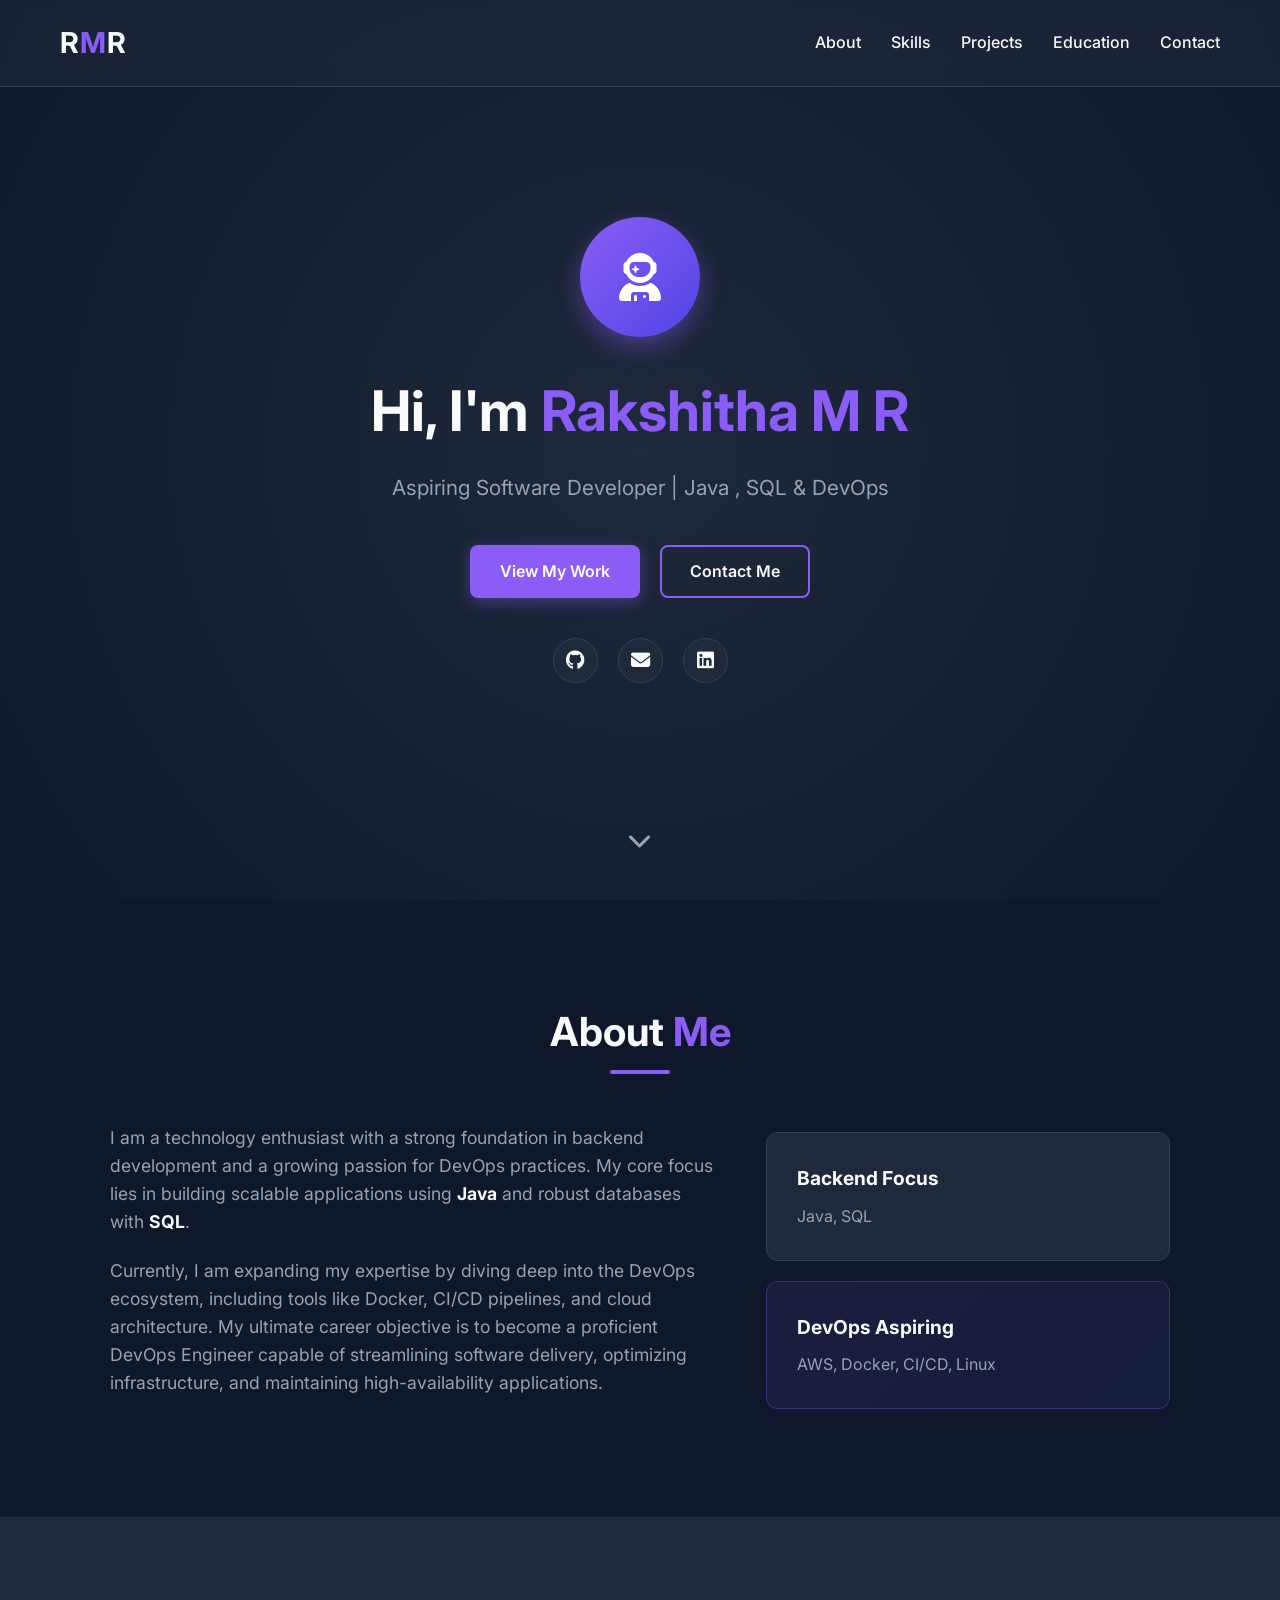
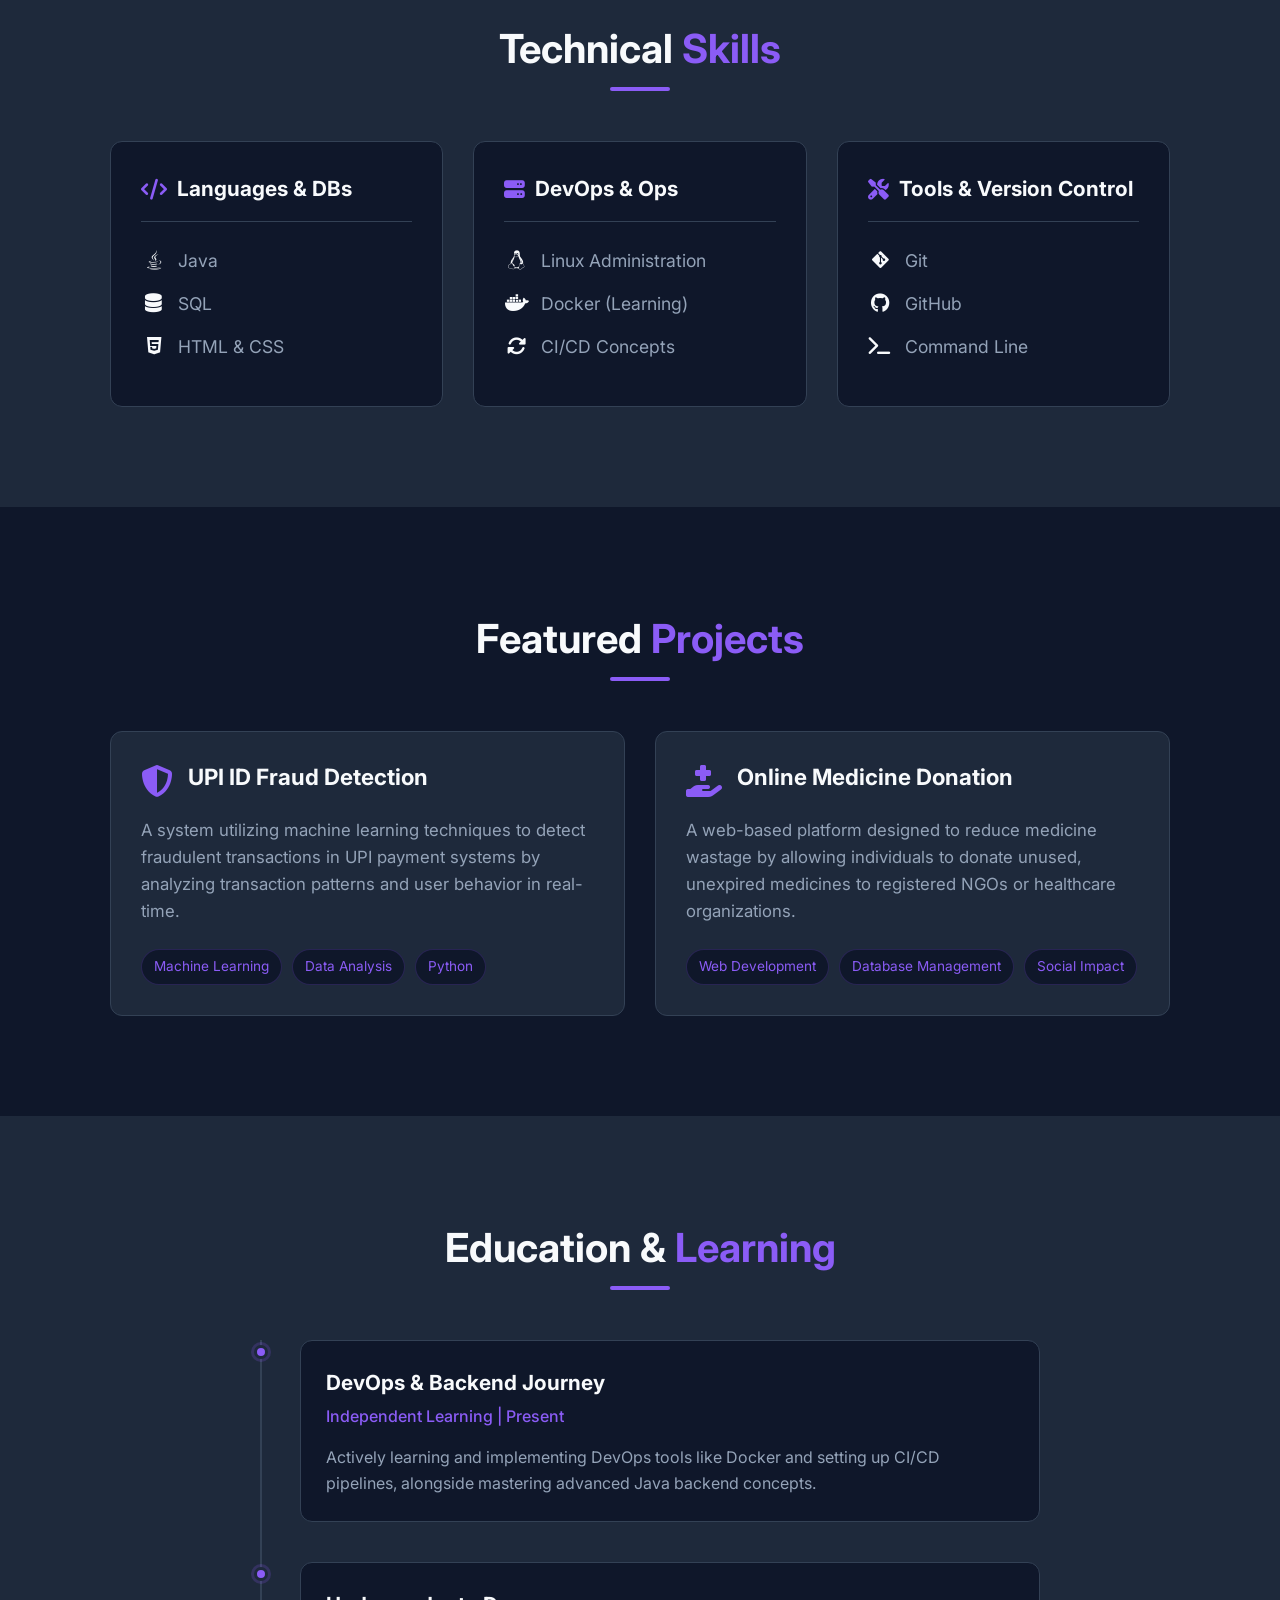
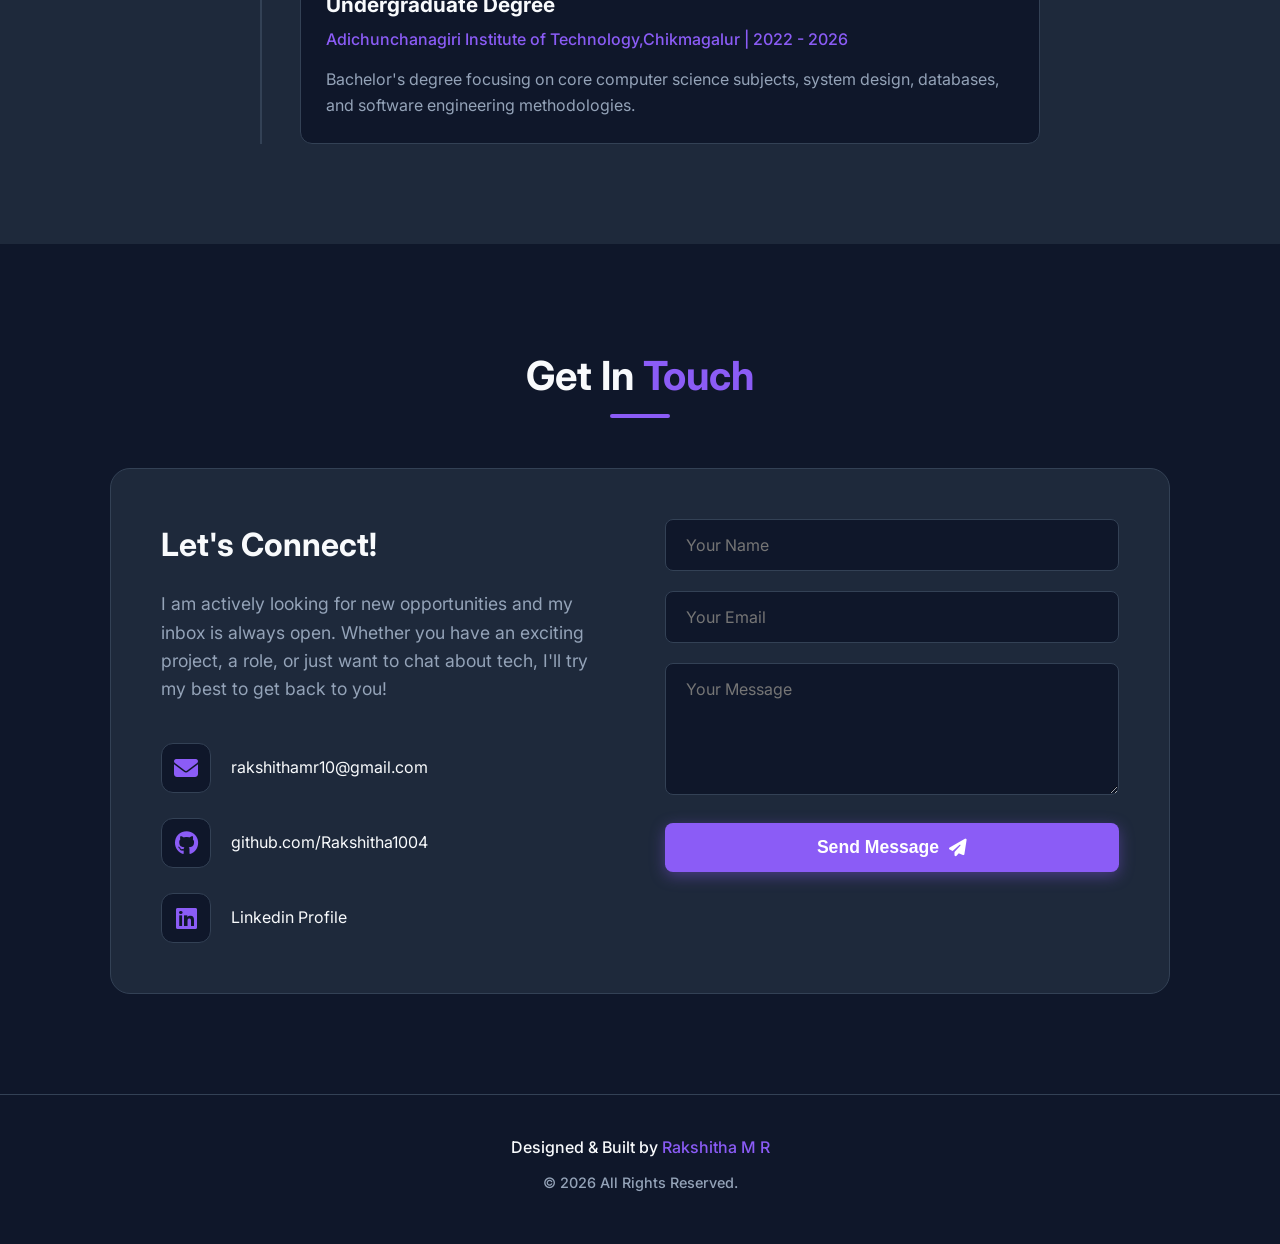
<file: index.html>
<!DOCTYPE html>
<html lang="en">

<head>
    <meta charset="UTF-8">
    <meta name="viewport" content="width=device-width, initial-scale=1.0">
    <title>Rakshitha M R | Portfolio</title>
    <meta name="description" content="Portfolio of Rakshitha M R - DevOps Engineer | Java & SQL Developer">
    <!-- Google Fonts: Inter -->
    <link rel="preconnect" href="https://fonts.googleapis.com">
    <link rel="preconnect" href="https://fonts.gstatic.com" crossorigin>
    <link href="https://fonts.googleapis.com/css2?family=Inter:wght@300;400;500;600;700&display=swap" rel="stylesheet">
    <!-- FontAwesome -->
    <link rel="stylesheet" href="https://cdnjs.cloudflare.com/ajax/libs/font-awesome/6.4.0/css/all.min.css">
    <link rel="stylesheet" href="style.css">
</head>

<body>

    <!-- Navigation -->
    <nav class="navbar">
        <div class="nav-content">
            <a href="#" class="logo">R<span>M</span>R</a>
            <ul class="nav-links">
                <li><a href="#about">About</a></li>
                <li><a href="#skills">Skills</a></li>
                <li><a href="#projects">Projects</a></li>
                <li><a href="#education">Education</a></li>
                <li><a href="#contact">Contact</a></li>
            </ul>
            <div class="hamburger">
                <i class="fas fa-bars"></i>
            </div>
        </div>
    </nav>

    <!-- Hero Section -->
    <header id="hero" class="hero">
        <div class="hero-content">
            <div class="profile-img-placeholder">
                <i class="fas fa-user-astronaut"></i>
            </div>
            <h1 class="animate-up">Hi, I'm <span class="highlight">Rakshitha M R</span></h1>
            <p class="subtitle animate-up delay-1">Aspiring Software Developer | Java , SQL & DevOps </p>
            <div class="cta-buttons animate-up delay-2">
                <a href="#projects" class="btn btn-primary">View My Work</a>
                <a href="#contact" class="btn btn-secondary">Contact Me</a>
            </div>
            <div class="social-links animate-up delay-3">
                <a href="https://github.com/Rakshitha1004" target="_blank" rel="noopener"><i
                        class="fab fa-github"></i></a>
                <a href="mailto:rakshithamr10@gmail.com"><i class="fas fa-envelope"></i></a>
                <a href="https://www.linkedin.com/in/rakshitha-m-r-a49ba729b/" target="_blank" rel="noopener"><i class="fab fa-linkedin"></i></a>
            </div>
        </div>
        <div class="scroll-indicator">
            <a href="#about"><i class="fas fa-chevron-down"></i></a>
        </div>
    </header>

    <!-- About Section -->
    <section id="about" class="section">
        <div class="container">
            <div class="section-header">
                <h2>About <span class="highlight">Me</span></h2>
            </div>
            <div class="about-content">
                <div class="about-text">
                    <p>
                        I am a technology enthusiast with a strong foundation in backend development and a growing
                        passion for DevOps practices. My core focus lies in building scalable applications using
                        <strong>Java</strong> and robust databases with <strong>SQL</strong>.
                    </p>
                    <p>
                        Currently, I am expanding my expertise by diving deep into the DevOps ecosystem, including tools
                        like Docker, CI/CD pipelines, and cloud architecture. My ultimate career objective is to become
                        a proficient DevOps Engineer capable of streamlining software delivery, optimizing
                        infrastructure, and maintaining high-availability applications.
                    </p>
                </div>
                <div class="about-stats">
                    <div class="stat-box">
                        <h3>Backend Focus</h3>
                        <p>Java, SQL</p>
                    </div>
                    <div class="stat-box highlight-box">
                        <h3>DevOps Aspiring</h3>
                        <p>AWS, Docker, CI/CD, Linux</p>
                    </div>
                </div>
            </div>
        </div>
    </section>

    <!-- Skills Section -->
    <section id="skills" class="section bg-alt">
        <div class="container">
            <div class="section-header">
                <h2>Technical <span class="highlight">Skills</span></h2>
            </div>
            <div class="skills-grid">

                <div class="skill-category">
                    <h3><i class="fas fa-code"></i> Languages & DBs</h3>
                    <ul class="skill-list">
                        <li><i class="fab fa-java"></i> Java</li>
                        <li><i class="fas fa-database"></i> SQL</li>
                        <li><i class="fab fa-html5"></i> HTML & CSS</li>
                    </ul>
                </div>

                <div class="skill-category">
                    <h3><i class="fas fa-server"></i> DevOps & Ops</h3>
                    <ul class="skill-list">
                        <li><i class="fab fa-linux"></i> Linux Administration</li>
                        <li><i class="fab fa-docker"></i> Docker (Learning)</li>
                        <li><i class="fas fa-sync-alt"></i> CI/CD Concepts</li>
                    </ul>
                </div>

                <div class="skill-category">
                    <h3><i class="fas fa-tools"></i> Tools & Version Control</h3>
                    <ul class="skill-list">
                        <li><i class="fab fa-git-alt"></i> Git</li>
                        <li><i class="fab fa-github"></i> GitHub</li>
                        <li><i class="fas fa-terminal"></i> Command Line</li>
                    </ul>
                </div>

            </div>
        </div>
    </section>

    <!-- Projects Section -->
    <section id="projects" class="section">
        <div class="container">
            <div class="section-header">
                <h2>Featured <span class="highlight">Projects</span></h2>
            </div>
            <div class="projects-grid">

                <!-- Project 1 -->
                <div class="project-card">
                    <div class="project-content">
                        <div class="project-header">
                            <i class="fas fa-shield-alt project-icon"></i>
                            <h3>UPI ID Fraud Detection</h3>
                        </div>
                        <p class="project-desc">A system utilizing machine learning techniques to detect fraudulent
                            transactions in UPI payment systems by analyzing transaction patterns and user behavior in
                            real-time.</p>
                        <div class="project-tech">
                            <span>Machine Learning</span>
                            <span>Data Analysis</span>
                            <span>Python</span>
                        </div>
                    </div>
                </div>

                <!-- Project 2 -->
                <div class="project-card">
                    <div class="project-content">
                        <div class="project-header">
                            <i class="fas fa-hand-holding-medical project-icon"></i>
                            <h3>Online Medicine Donation</h3>
                        </div>
                        <p class="project-desc">A web-based platform designed to reduce medicine wastage by allowing
                            individuals to donate unused, unexpired medicines to registered NGOs or healthcare
                            organizations.</p>
                        <div class="project-tech">
                            <span>Web Development</span>
                            <span>Database Management</span>
                            <span>Social Impact</span>
                        </div>
                    </div>
                </div>

            </div>
        </div>
    </section>

    <!-- Education Section -->
    <section id="education" class="section bg-alt">
        <div class="container">
            <div class="section-header">
                <h2>Education & <span class="highlight">Learning</span></h2>
            </div>
            <div class="timeline">

                <div class="timeline-item">
                    <div class="timeline-dot"></div>
                    <div class="timeline-content">
                        <h3>DevOps & Backend Journey</h3>
                        <h4 class="timeline-subtitle">Independent Learning | Present</h4>
                        <p>Actively learning and implementing DevOps tools like Docker and setting up CI/CD pipelines,
                            alongside mastering advanced Java backend concepts.</p>
                    </div>
                </div>

                <div class="timeline-item">
                    <div class="timeline-dot"></div>
                    <div class="timeline-content">
                        <h3>Undergraduate Degree</h3>
                        <h4 class="timeline-subtitle">Adichunchanagiri Institute of Technology,Chikmagalur | 2022 - 2026</h4>
                        <p>Bachelor's degree focusing on core computer science subjects, system design, databases, and
                            software engineering methodologies.</p> <!-- Placeholder, user can edit -->
                    </div>
                </div>

            </div>
        </div>
    </section>

    <!-- Contact Section -->
    <section id="contact" class="section">
        <div class="container">
            <div class="section-header">
                <h2>Get In <span class="highlight">Touch</span></h2>
            </div>
            <div class="contact-container">
                <div class="contact-info">
                    <h3>Let's Connect!</h3>
                    <p>I am actively looking for new opportunities and my inbox is always open. Whether you have an
                        exciting project, a role, or just want to chat about tech, I'll try my best to get back to you!
                    </p>

                    <div class="contact-links">
                        <a href="mailto:rakshithamr10@gmail.com" class="contact-item">
                            <div class="contact-icon"><i class="fas fa-envelope"></i></div>
                            <span>rakshithamr10@gmail.com</span>
                        </a>
                        <a href="https://github.com/Rakshitha1004" target="_blank" rel="noopener" class="contact-item">
                            <div class="contact-icon"><i class="fab fa-github"></i></div>
                            <span>github.com/Rakshitha1004</span>
                        </a>
                        <a href="#" class="contact-item">
                            <div class="contact-icon"><i class="fab fa-linkedin"></i></div>
                            <span>Linkedin Profile</span>
                        </a>
                    </div>
                </div>

                <form class="contact-form"
                    onsubmit="event.preventDefault(); alert('In a real environment, this would send an email. For now, thank you for reaching out!');">
                    <div class="form-group">
                        <input type="text" id="name" placeholder="Your Name" required>
                    </div>
                    <div class="form-group">
                        <input type="email" id="email" placeholder="Your Email" required>
                    </div>
                    <div class="form-group">
                        <textarea id="message" rows="5" placeholder="Your Message" required></textarea>
                    </div>
                    <button type="submit" class="btn btn-primary submit-btn">Send Message <i
                            class="fas fa-paper-plane"></i></button>
                </form>
            </div>
        </div>
    </section>

    <!-- Footer -->
    <footer class="footer">
        <div class="container">
            <p>Designed & Built by <span class="highlight">Rakshitha M R</span></p>
            <p class="copyright">© 2026 All Rights Reserved.</p>
        </div>
    </footer>

    <script src="script.js"></script>
</body>

</html>
</file>
<file: style.css>
/* ---------------
   CSS Variables
   --------------- */
:root {
  --bg-color: #0f172a;
  --bg-alt: #1e293b;
  --text-main: #f8fafc;
  --text-muted: #94a3b8;
  --accent: #8b5cf6; /* Vibrant Purple */
  --accent-hover: #7c3aed;
  --accent-light: rgba(139, 92, 246, 0.1);
  --glass-bg: rgba(30, 41, 59, 0.7);
  --border-color: #334155;
  --font-main: 'Inter', sans-serif;
  --transition: all 0.3s ease;
}

/* ---------------
   Reset & Basics
   --------------- */
* {
  margin: 0;
  padding: 0;
  box-sizing: border-box;
}

html {
  scroll-behavior: smooth;
  scroll-padding-top: 80px;
}

body {
  font-family: var(--font-main);
  background-color: var(--bg-color);
  color: var(--text-main);
  line-height: 1.6;
  overflow-x: hidden;
}

a {
  text-decoration: none;
  color: inherit;
}

ul {
  list-style: none;
}

.container {
  max-width: 1100px;
  margin: 0 auto;
  padding: 0 20px;
}

.highlight {
  color: var(--accent);
}

.bg-alt {
  background-color: var(--bg-alt);
}

.section {
  padding: 100px 0;
}

.section-header {
  text-align: center;
  margin-bottom: 60px;
}

.section-header h2 {
  font-size: 2.5rem;
  font-weight: 700;
  display: inline-block;
  position: relative;
}

.section-header h2::after {
  content: '';
  position: absolute;
  bottom: -10px;
  left: 50%;
  transform: translateX(-50%);
  width: 60px;
  height: 4px;
  background-color: var(--accent);
  border-radius: 2px;
}

/* ---------------
   Buttons
   --------------- */
.btn {
  display: inline-block;
  padding: 12px 28px;
  border-radius: 8px;
  font-weight: 600;
  transition: var(--transition);
  cursor: pointer;
  border: 2px solid transparent;
}

.btn-primary {
  background-color: var(--accent);
  color: white;
  box-shadow: 0 4px 15px rgba(139, 92, 246, 0.4);
}

.btn-primary:hover {
  background-color: var(--accent-hover);
  transform: translateY(-2px);
  box-shadow: 0 6px 20px rgba(139, 92, 246, 0.6);
}

.btn-secondary {
  background-color: transparent;
  color: var(--text-main);
  border-color: var(--accent);
}

.btn-secondary:hover {
  background-color: var(--accent-light);
  transform: translateY(-2px);
}

/* ---------------
   Navbar
   --------------- */
.navbar {
  position: fixed;
  top: 0;
  left: 0;
  width: 100%;
  background-color: var(--glass-bg);
  backdrop-filter: blur(10px);
  -webkit-backdrop-filter: blur(10px);
  z-index: 1000;
  border-bottom: 1px solid var(--border-color);
  transition: var(--transition);
}

.nav-content {
  max-width: 1200px;
  margin: 0 auto;
  padding: 20px;
  display: flex;
  justify-content: space-between;
  align-items: center;
}

.logo {
  font-size: 1.8rem;
  font-weight: 700;
  letter-spacing: 1px;
}

.logo span {
  color: var(--accent);
}

.nav-links {
  display: flex;
  gap: 30px;
}

.nav-links a {
  font-size: 1rem;
  font-weight: 500;
  transition: var(--transition);
  position: relative;
}

.nav-links a:hover {
  color: var(--accent);
}

.nav-links a::after {
  content: '';
  position: absolute;
  width: 0;
  height: 2px;
  bottom: -5px;
  left: 0;
  background-color: var(--accent);
  transition: width 0.3s ease;
}

.nav-links a:hover::after {
  width: 100%;
}

.hamburger {
  display: none;
  font-size: 1.5rem;
  cursor: pointer;
}

/* ---------------
   Hero Section
   --------------- */
.hero {
  height: 100vh;
  display: flex;
  flex-direction: column;
  justify-content: center;
  align-items: center;
  text-align: center;
  position: relative;
  padding: 0 20px;
  background: radial-gradient(circle at center, #1e293b 0%, #0f172a 100%);
}

.profile-img-placeholder {
  width: 120px;
  height: 120px;
  border-radius: 50%;
  background: linear-gradient(135deg, var(--accent), #4f46e5);
  display: flex;
  justify-content: center;
  align-items: center;
  font-size: 3rem;
  color: white;
  margin: 0 auto 30px;
  box-shadow: 0 10px 25px rgba(139, 92, 246, 0.4);
}

.hero h1 {
  font-size: 3.5rem;
  font-weight: 700;
  margin-bottom: 15px;
}

.hero .subtitle {
  font-size: 1.3rem;
  color: var(--text-muted);
  margin-bottom: 40px;
  max-width: 600px;
}

.cta-buttons {
  display: flex;
  gap: 20px;
  justify-content: center;
  margin-bottom: 40px;
}

.social-links {
  display: flex;
  gap: 20px;
  justify-content: center;
}

.social-links a {
  display: flex;
  justify-content: center;
  align-items: center;
  width: 45px;
  height: 45px;
  border-radius: 50%;
  background-color: var(--bg-alt);
  color: var(--text-main);
  font-size: 1.2rem;
  transition: var(--transition);
  border: 1px solid var(--border-color);
}

.social-links a:hover {
  background-color: var(--accent);
  color: white;
  transform: translateY(-3px);
  border-color: var(--accent);
  box-shadow: 0 5px 15px rgba(139, 92, 246, 0.4);
}

.scroll-indicator {
  position: absolute;
  bottom: 40px;
  left: 50%;
  transform: translateX(-50%);
  animation: bounce 2s infinite;
}

.scroll-indicator a {
  font-size: 1.5rem;
  color: var(--text-muted);
  transition: var(--transition);
}

.scroll-indicator a:hover {
  color: var(--accent);
}

@keyframes bounce {
  0%, 20%, 50%, 80%, 100% { transform: translateY(0); }
  40% { transform: translateY(-15px); }
  60% { transform: translateY(-7px); }
}

/* Animations */
.animate-up {
  opacity: 0;
  transform: translateY(30px);
  animation: fadeUp 0.8s ease forwards;
}

.delay-1 { animation-delay: 0.2s; }
.delay-2 { animation-delay: 0.4s; }
.delay-3 { animation-delay: 0.6s; }

@keyframes fadeUp {
  to {
    opacity: 1;
    transform: translateY(0);
  }
}

/* ---------------
   About Section
   --------------- */
.about-content {
  display: grid;
  grid-template-columns: 3fr 2fr;
  gap: 50px;
  align-items: center;
}

.about-text p {
  margin-bottom: 20px;
  font-size: 1.1rem;
  color: var(--text-muted);
}

.about-text p strong {
  color: var(--text-main);
}

.about-stats {
  display: flex;
  flex-direction: column;
  gap: 20px;
}

.stat-box {
  background-color: var(--bg-alt);
  padding: 30px;
  border-radius: 12px;
  border: 1px solid var(--border-color);
  transition: var(--transition);
}

.stat-box:hover {
  transform: translateY(-5px);
  border-color: var(--accent);
}

.stat-box h3 {
  font-size: 1.2rem;
  margin-bottom: 10px;
  color: var(--text-main);
}

.stat-box p {
  color: var(--text-muted);
}

.highlight-box {
  background: linear-gradient(135deg, rgba(139, 92, 246, 0.1), rgba(79, 70, 229, 0.1));
  border-color: rgba(139, 92, 246, 0.3);
}

/* ---------------
   Skills Section
   --------------- */
.skills-grid {
  display: grid;
  grid-template-columns: repeat(auto-fit, minmax(300px, 1fr));
  gap: 30px;
}

.skill-category {
  background-color: var(--bg-color);
  padding: 30px;
  border-radius: 12px;
  border: 1px solid var(--border-color);
  transition: var(--transition);
}

.skill-category:hover {
  box-shadow: 0 10px 30px rgba(0, 0, 0, 0.2);
  border-color: var(--accent);
}

.skill-category h3 {
  font-size: 1.3rem;
  margin-bottom: 25px;
  padding-bottom: 15px;
  border-bottom: 1px solid var(--border-color);
  display: flex;
  align-items: center;
  gap: 10px;
}

.skill-category h3 i {
  color: var(--accent);
}

.skill-list li {
  margin-bottom: 15px;
  font-size: 1.1rem;
  color: var(--text-muted);
  display: flex;
  align-items: center;
  gap: 12px;
}

.skill-list li i {
  font-size: 1.2rem;
  width: 25px;
  text-align: center;
  color: var(--text-main);
}

/* ---------------
   Projects Section
   --------------- */
.projects-grid {
  display: grid;
  grid-template-columns: repeat(auto-fit, minmax(320px, 1fr));
  gap: 30px;
}

.project-card {
  background-color: var(--bg-alt);
  border-radius: 12px;
  border: 1px solid var(--border-color);
  overflow: hidden;
  transition: var(--transition);
  position: relative;
}

.project-card:hover {
  transform: translateY(-10px);
  border-color: var(--accent);
  box-shadow: 0 15px 30px rgba(0, 0, 0, 0.3);
}

.project-content {
  padding: 30px;
}

.project-header {
  display: flex;
  align-items: flex-start;
  gap: 15px;
  margin-bottom: 20px;
}

.project-icon {
  font-size: 2rem;
  color: var(--accent);
  margin-top: 3px;
}

.project-header h3 {
  font-size: 1.4rem;
  line-height: 1.3;
}

.project-desc {
  color: var(--text-muted);
  margin-bottom: 25px;
  font-size: 1.05rem;
}

.project-tech {
  display: flex;
  flex-wrap: wrap;
  gap: 10px;
}

.project-tech span {
  font-size: 0.85rem;
  background-color: var(--bg-color);
  padding: 6px 12px;
  border-radius: 20px;
  color: var(--accent);
  border: 1px solid rgba(139, 92, 246, 0.2);
}

/* ---------------
   Education Timeline
   --------------- */
.timeline {
  max-width: 800px;
  margin: 0 auto;
  position: relative;
}

.timeline::before {
  content: '';
  position: absolute;
  top: 0;
  left: 20px;
  width: 2px;
  height: 100%;
  background-color: var(--border-color);
}

.timeline-item {
  position: relative;
  padding-left: 60px;
  margin-bottom: 40px;
}

.timeline-item:last-child {
  margin-bottom: 0;
}

.timeline-dot {
  position: absolute;
  top: 5px;
  left: 14px;
  width: 14px;
  height: 14px;
  border-radius: 50%;
  background-color: var(--accent);
  border: 3px solid var(--bg-alt);
  box-shadow: 0 0 0 3px rgba(139, 92, 246, 0.2);
}

.timeline-content {
  background-color: var(--bg-color);
  padding: 25px;
  border-radius: 12px;
  border: 1px solid var(--border-color);
  transition: var(--transition);
}

.timeline-content:hover {
  border-color: var(--accent);
}

.timeline-content h3 {
  font-size: 1.3rem;
  margin-bottom: 5px;
}

.timeline-subtitle {
  font-size: 1rem;
  color: var(--accent);
  font-weight: 500;
  margin-bottom: 15px;
}

.timeline-content p {
  color: var(--text-muted);
}

/* ---------------
   Contact Section
   --------------- */
.contact-container {
  display: grid;
  grid-template-columns: 1fr 1fr;
  gap: 50px;
  background-color: var(--bg-alt);
  padding: 50px;
  border-radius: 20px;
  border: 1px solid var(--border-color);
}

.contact-info h3 {
  font-size: 2rem;
  margin-bottom: 20px;
}

.contact-info p {
  color: var(--text-muted);
  margin-bottom: 40px;
  font-size: 1.1rem;
}

.contact-links {
  display: flex;
  flex-direction: column;
  gap: 25px;
}

.contact-item {
  display: flex;
  align-items: center;
  gap: 20px;
  transition: var(--transition);
}

.contact-item:hover {
  color: var(--accent);
  transform: translateX(5px);
}

.contact-icon {
  width: 50px;
  height: 50px;
  border-radius: 12px;
  background-color: var(--bg-color);
  display: flex;
  justify-content: center;
  align-items: center;
  font-size: 1.5rem;
  color: var(--accent);
  border: 1px solid var(--border-color);
}

.contact-form {
  display: flex;
  flex-direction: column;
  gap: 20px;
}

.form-group input,
.form-group textarea {
  width: 100%;
  padding: 15px 20px;
  background-color: var(--bg-color);
  border: 1px solid var(--border-color);
  border-radius: 8px;
  color: var(--text-main);
  font-size: 1rem;
  font-family: var(--font-main);
  transition: var(--transition);
}

.form-group textarea {
  resize: vertical;
}

.form-group input:focus,
.form-group textarea:focus {
  outline: none;
  border-color: var(--accent);
  box-shadow: 0 0 0 3px rgba(139, 92, 246, 0.1);
}

.submit-btn {
  display: flex;
  align-items: center;
  justify-content: center;
  gap: 10px;
  font-size: 1.1rem;
  width: 100%;
  cursor: pointer;
}

/* ---------------
   Footer
   --------------- */
.footer {
  text-align: center;
  padding: 40px 0;
  border-top: 1px solid var(--border-color);
  background-color: var(--bg-color);
}

.footer p {
  margin-bottom: 10px;
  font-weight: 500;
}

.copyright {
  color: var(--text-muted);
  font-size: 0.9rem;
}

/* ---------------
   Media Queries
   --------------- */
@media (max-width: 992px) {
  .hero h1 { font-size: 3rem; }
  .about-content, .contact-container { grid-template-columns: 1fr; }
  .contact-container { padding: 30px; }
}

@media (max-width: 768px) {
  .nav-links {
    display: none;
    position: absolute;
    top: 70px;
    left: 0;
    width: 100%;
    background-color: var(--bg-alt);
    flex-direction: column;
    padding: 20px;
    text-align: center;
    border-bottom: 1px solid var(--border-color);
    box-shadow: 0 10px 20px rgba(0,0,0,0.2);
  }
  
  .nav-links.active {
    display: flex;
  }
  
  .hamburger { display: block; }
  .hero h1 { font-size: 2.5rem; }
  .hero .subtitle { font-size: 1.2rem; }
  .cta-buttons { flex-direction: column; gap: 15px; }
  .section { padding: 70px 0; }
  .projects-grid { grid-template-columns: 1fr; }
}
</file>
